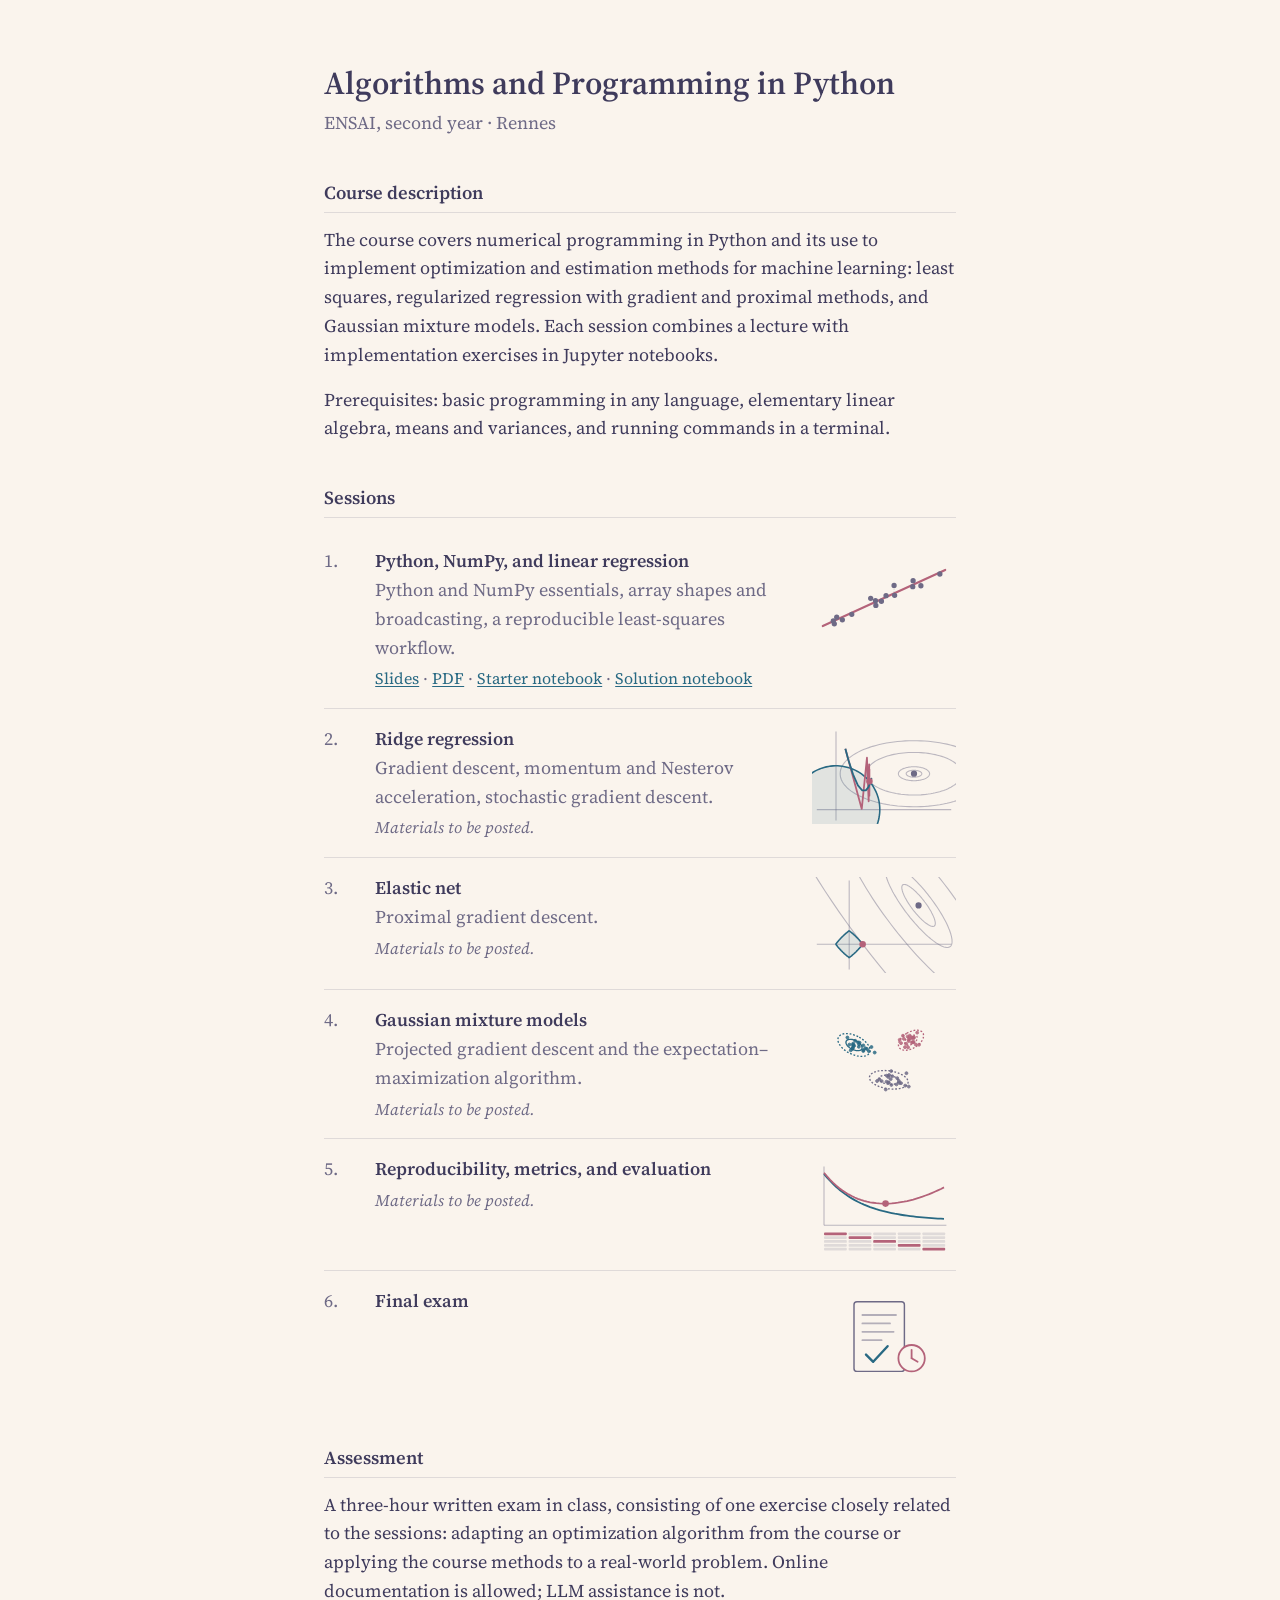
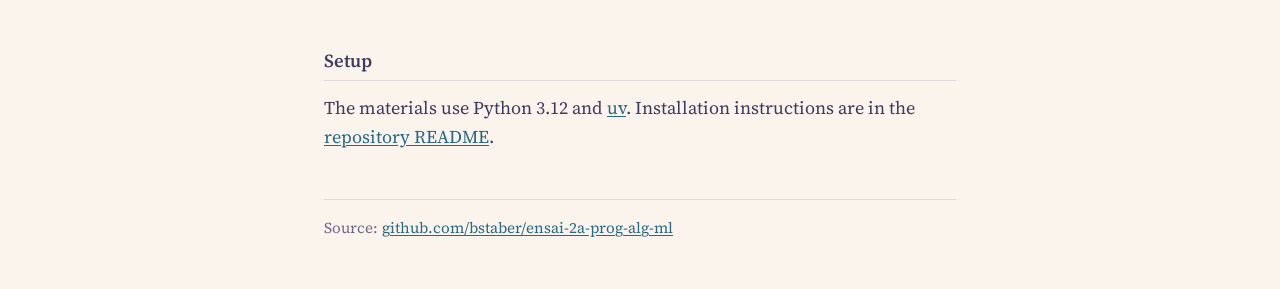
<file: index.html>
<!doctype html>
<html lang="en">
<head>
<meta charset="utf-8">
<meta name="viewport" content="width=device-width, initial-scale=1">
<title>Algorithms and Programming in Python · ENSAI</title>
<meta name="description" content="Course page for Algorithms and Programming in Python, second year at ENSAI: sessions, materials, and assessment.">
<link rel="preconnect" href="https://fonts.googleapis.com">
<link rel="preconnect" href="https://fonts.gstatic.com" crossorigin>
<link href="https://fonts.googleapis.com/css2?family=Source+Serif+4:ital,opsz,wght@0,8..60,400;0,8..60,600;1,8..60,400&display=swap" rel="stylesheet">
<style>
:root {
  --bg: #faf4ed; --text: #3f3b5c; --muted: #6e6a86; --rule: #dfdad9; --link: #286983; --accent: #b4637a;
  color-scheme: light;
}
@media (prefers-color-scheme: dark) {
  :root { --bg: #191724; --text: #e0def4; --muted: #908caa; --rule: #403d52; --link: #9ccfd8; --accent: #ebbcba; color-scheme: dark; }
}
* { box-sizing: border-box; }
body {
  margin: 0; background: var(--bg); color: var(--text);
  font: 400 1.125rem/1.6 "Source Serif 4", Georgia, serif;
}
main { max-width: 42rem; margin: 0 auto; padding: 4rem 1.25rem 3rem; }
h1 { font-size: 2rem; font-weight: 600; line-height: 1.2; margin: 0 0 0.4rem; }
.affiliation { color: var(--muted); margin: 0 0 2.5rem; }
h2 {
  font-size: 1.15rem; font-weight: 600; margin: 2.5rem 0 0.8rem;
  padding-bottom: 0.3rem; border-bottom: 1px solid var(--rule);
}
p { margin: 0 0 1rem; }
a { color: var(--link); text-underline-offset: 2px; }
a:focus-visible { outline: 2px solid var(--link); outline-offset: 2px; }
ul { margin: 0 0 1rem; padding-left: 1.3rem; }
li { margin: 0.2rem 0; }

.sessions { list-style: none; padding: 0; margin: 0; }
.sessions > li { display: grid; grid-template-columns: 2.2rem 1fr 9rem; column-gap: 1rem; align-items: start; padding: 1rem 0; border-bottom: 1px solid var(--rule); margin: 0; }
.fig { width: 100%; height: auto; display: block; overflow: hidden; margin-top: 0.2rem; }
.fig .axis, .fig .ink-faint { stroke: var(--muted); stroke-opacity: 0.45; stroke-width: 1.8; fill: none; }
.fig .ink-ball { fill: color-mix(in srgb, var(--link) 12%, transparent); stroke: var(--link); stroke-width: 2.6; }
.fig .ink-accent, .fig .path-a { stroke: var(--accent); stroke-width: 3; fill: none; stroke-linejoin: round; }
.fig .path-b { stroke: var(--link); stroke-width: 3; fill: none; stroke-linejoin: round; }
.fig .thick { stroke-width: 3.6; stroke-linecap: round; }
.fig .dot { fill: var(--muted); stroke: var(--muted); stroke-width: 2.4; }
.fig .star { fill: var(--accent); stroke: var(--accent); stroke-width: 3; }
.fig .c-a { fill: var(--link); stroke: var(--link); }
.fig .c-b { fill: var(--accent); stroke: var(--accent); }
.fig .c-c { fill: var(--muted); stroke: var(--muted); }
.fig .fill { stroke-width: 1.6; opacity: 0.85; }
.fig .ring { fill: none; stroke-width: 2.2; }
.fig .ring + .ring { stroke-dasharray: 3 3; }
.fig .fold { fill: var(--rule); }
.fig .fold-val { fill: var(--accent); }
.fig .paper { fill: none; stroke: var(--muted); stroke-width: 2.4; }
.fig .rule { stroke: var(--muted); stroke-opacity: 0.5; stroke-width: 3; stroke-linecap: round; fill: none; }
.fig .check { fill: none; stroke: var(--link); stroke-width: 4; stroke-linecap: round; stroke-linejoin: round; }
.fig .clock { fill: var(--bg); stroke: var(--accent); stroke-width: 3; }
.fig .hand { stroke: var(--accent); stroke-width: 3; stroke-linecap: round; }
@media (max-width: 34rem) { .sessions > li { grid-template-columns: 1.8rem 1fr 6.5rem; column-gap: 0.7rem; } }
.sessions > li:last-child { border-bottom: 0; }
.num { color: var(--muted); font-variant-numeric: tabular-nums; }
.title { font-weight: 600; }
.topics { color: var(--muted); }
.materials { font-size: 1rem; margin-top: 0.25rem; color: var(--muted); }
.pending { font-size: 1rem; font-style: italic; color: var(--muted); margin-top: 0.25rem; }

footer { overflow-wrap: anywhere; margin-top: 3rem; padding-top: 1rem; border-top: 1px solid var(--rule); color: var(--muted); font-size: 0.95rem; }
</style>
</head>
<body>
<main>
  <h1>Algorithms and Programming in Python</h1>
  <p class="affiliation">ENSAI, second year · Rennes</p>

  <h2>Course description</h2>
  <p>The course covers numerical programming in Python and its use to implement optimization and estimation methods for machine learning: least squares, regularized regression with gradient and proximal methods, and Gaussian mixture models. Each session combines a lecture with implementation exercises in Jupyter notebooks.</p>
  <p>Prerequisites: basic programming in any language, elementary linear algebra, means and variances, and running commands in a terminal.</p>

  <h2>Sessions</h2>
  <ol class="sessions">
    <li>
      <span class="num">1.</span>
      <div>
        <div class="title">Python, NumPy, and linear regression</div>
        <div class="topics">Python and NumPy essentials, array shapes and broadcasting, a reproducible least-squares workflow.</div>
        <div class="materials">
          <a href="docs/session01.html">Slides</a> · <a href="docs/session01.pdf">PDF</a> · <a href="https://github.com/bstaber/ensai-2a-prog-alg-ml/blob/main/notebooks/session01_starter.ipynb">Starter notebook</a> · <a href="https://github.com/bstaber/ensai-2a-prog-alg-ml/blob/main/notebooks/session01_solution.ipynb">Solution notebook</a>
        </div>
      </div>
      <svg class="fig" viewBox="0 0 240 160" role="img" aria-label="Least-squares line through noisy data, with residuals">
<line class="ink-faint" x1="35.5" y1="118.3" x2="35.5" y2="118.8" stroke-dasharray="2 3"/>
<line class="ink-faint" x1="41.2" y1="111.9" x2="41.2" y2="116.1" stroke-dasharray="2 3"/>
<line class="ink-faint" x1="66.3" y1="107.2" x2="66.3" y2="104.6" stroke-dasharray="2 3"/>
<line class="ink-faint" x1="105.8" y1="84.4" x2="105.8" y2="86.5" stroke-dasharray="2 3"/>
<line class="ink-faint" x1="115.7" y1="85.4" x2="115.7" y2="82.0" stroke-dasharray="2 3"/>
<line class="ink-faint" x1="136.8" y1="59.0" x2="136.8" y2="72.4" stroke-dasharray="2 3"/>
<line class="ink-faint" x1="167.9" y1="61.1" x2="167.9" y2="58.1" stroke-dasharray="2 3"/>
<line class="ink-faint" x1="181.5" y1="59.6" x2="181.5" y2="51.9" stroke-dasharray="2 3"/>
<line class="ink-accent thick" x1="18.0" y1="126.8" x2="222.0" y2="33.3"/>
<circle class="dot" cx="35.5" cy="118.3" r="3.2"/>
<circle class="dot" cx="37.2" cy="123.1" r="3.2"/>
<circle class="dot" cx="41.2" cy="111.9" r="3.2"/>
<circle class="dot" cx="50.6" cy="116.4" r="3.2"/>
<circle class="dot" cx="66.3" cy="107.2" r="3.2"/>
<circle class="dot" cx="97.8" cy="80.5" r="3.2"/>
<circle class="dot" cx="105.8" cy="84.4" r="3.2"/>
<circle class="dot" cx="106.4" cy="92.3" r="3.2"/>
<circle class="dot" cx="115.7" cy="85.4" r="3.2"/>
<circle class="dot" cx="123.4" cy="76.1" r="3.2"/>
<circle class="dot" cx="136.8" cy="59.0" r="3.2"/>
<circle class="dot" cx="137.7" cy="75.6" r="3.2"/>
<circle class="dot" cx="167.9" cy="61.1" r="3.2"/>
<circle class="dot" cx="168.5" cy="51.1" r="3.2"/>
<circle class="dot" cx="181.5" cy="59.6" r="3.2"/>
<circle class="dot" cx="213.1" cy="40.0" r="3.2"/>
      </svg>
    </li>
    <li>
      <span class="num">2.</span>
      <div>
        <div class="title">Ridge regression</div>
        <div class="topics">Gradient descent, momentum and Nesterov acceleration, stochastic gradient descent.</div>
        <div class="pending">Materials to be posted.</div>
      </div>
      <svg class="fig" viewBox="0 0 240 160" role="img" aria-label="Elongated loss contours and the L2 ball; gradient descent zigzags while momentum takes a smoother path to the ridge solution">
<line class="axis" x1="8" y1="136" x2="232" y2="136"/><line class="axis" x1="40" y1="6" x2="40" y2="154"/>
<path class="ink-faint" d="M183.0,76.2 L183.0,75.9 L182.9,75.6 L182.8,75.3 L182.7,75.0 L182.5,74.7 L182.4,74.4 L182.1,74.1 L181.9,73.8 L181.6,73.5 L181.2,73.3 L180.9,73.0 L180.5,72.8 L180.1,72.5 L179.6,72.3 L179.1,72.1 L178.6,71.9 L178.1,71.7 L177.6,71.5 L177.0,71.3 L176.4,71.1 L175.8,71.0 L175.2,70.9 L174.5,70.8 L173.9,70.7 L173.2,70.6 L172.6,70.5 L171.9,70.4 L171.2,70.4 L170.5,70.4 L169.8,70.4 L169.1,70.4 L168.5,70.4 L167.8,70.5 L167.1,70.5 L166.4,70.6 L165.8,70.7 L165.1,70.8 L164.5,70.9 L163.9,71.1 L163.3,71.2 L162.7,71.4 L162.2,71.6 L161.6,71.8 L161.1,72.0 L160.6,72.2 L160.2,72.4 L159.7,72.6 L159.3,72.9 L158.9,73.1 L158.6,73.4 L158.3,73.7 L158.0,74.0 L157.8,74.2 L157.5,74.5 L157.4,74.8 L157.2,75.1 L157.1,75.4 L157.0,75.7 L157.0,76.0 L157.0,76.4 L157.0,76.7 L157.1,77.0 L157.2,77.3 L157.4,77.6 L157.5,77.9 L157.8,78.2 L158.0,78.4 L158.3,78.7 L158.6,79.0 L158.9,79.3 L159.3,79.5 L159.7,79.8 L160.2,80.0 L160.6,80.2 L161.1,80.4 L161.6,80.6 L162.2,80.8 L162.7,81.0 L163.3,81.2 L163.9,81.3 L164.5,81.5 L165.1,81.6 L165.8,81.7 L166.4,81.8 L167.1,81.9 L167.8,81.9 L168.5,82.0 L169.1,82.0 L169.8,82.0 L170.5,82.0 L171.2,82.0 L171.9,82.0 L172.6,81.9 L173.2,81.8 L173.9,81.7 L174.5,81.6 L175.2,81.5 L175.8,81.4 L176.4,81.3 L177.0,81.1 L177.6,80.9 L178.1,80.7 L178.6,80.5 L179.1,80.3 L179.6,80.1 L180.1,79.9 L180.5,79.6 L180.9,79.4 L181.2,79.1 L181.6,78.9 L181.9,78.6 L182.1,78.3 L182.4,78.0 L182.5,77.7 L182.7,77.4 L182.8,77.1 L182.9,76.8 L183.0,76.5 L183.0,76.2 Z"/>
<path class="ink-faint" d="M196.0,76.2 L196.0,75.6 L195.9,75.0 L195.7,74.4 L195.4,73.8 L195.1,73.2 L194.7,72.6 L194.2,72.0 L193.7,71.4 L193.1,70.9 L192.5,70.3 L191.7,69.8 L191.0,69.3 L190.1,68.8 L189.2,68.4 L188.3,67.9 L187.3,67.5 L186.2,67.1 L185.1,66.7 L184.0,66.4 L182.8,66.1 L181.6,65.8 L180.3,65.5 L179.1,65.3 L177.8,65.1 L176.5,64.9 L175.1,64.8 L173.8,64.7 L172.4,64.6 L171.0,64.6 L169.7,64.6 L168.3,64.6 L166.9,64.7 L165.6,64.7 L164.2,64.9 L162.9,65.0 L161.6,65.2 L160.3,65.4 L159.0,65.7 L157.8,65.9 L156.6,66.2 L155.4,66.6 L154.3,66.9 L153.3,67.3 L152.2,67.7 L151.3,68.1 L150.3,68.6 L149.5,69.1 L148.6,69.6 L147.9,70.1 L147.2,70.6 L146.6,71.2 L146.0,71.7 L145.5,72.3 L145.1,72.9 L144.7,73.5 L144.4,74.1 L144.2,74.7 L144.1,75.3 L144.0,75.9 L144.0,76.5 L144.1,77.1 L144.2,77.7 L144.4,78.3 L144.7,78.9 L145.1,79.5 L145.5,80.1 L146.0,80.7 L146.6,81.2 L147.2,81.8 L147.9,82.3 L148.6,82.8 L149.5,83.3 L150.3,83.8 L151.3,84.3 L152.2,84.7 L153.3,85.1 L154.3,85.5 L155.4,85.8 L156.6,86.2 L157.8,86.5 L159.0,86.7 L160.3,87.0 L161.6,87.2 L162.9,87.4 L164.2,87.5 L165.6,87.7 L166.9,87.7 L168.3,87.8 L169.7,87.8 L171.0,87.8 L172.4,87.8 L173.8,87.7 L175.1,87.6 L176.5,87.5 L177.8,87.3 L179.1,87.1 L180.3,86.9 L181.6,86.6 L182.8,86.3 L184.0,86.0 L185.1,85.7 L186.2,85.3 L187.3,84.9 L188.3,84.5 L189.2,84.0 L190.1,83.6 L191.0,83.1 L191.7,82.6 L192.5,82.1 L193.1,81.5 L193.7,81.0 L194.2,80.4 L194.7,79.8 L195.1,79.2 L195.4,78.6 L195.7,78.0 L195.9,77.4 L196.0,76.8 L196.0,76.2 Z"/>
<path class="ink-faint" d="M249.4,76.2 L249.3,74.3 L249.0,72.5 L248.4,70.6 L247.7,68.8 L246.7,66.9 L245.5,65.1 L244.1,63.4 L242.5,61.6 L240.6,59.9 L238.6,58.3 L236.4,56.7 L234.0,55.2 L231.5,53.7 L228.7,52.3 L225.8,50.9 L222.7,49.6 L219.5,48.4 L216.2,47.3 L212.7,46.2 L209.1,45.3 L205.4,44.4 L201.6,43.6 L197.7,42.9 L193.7,42.3 L189.7,41.8 L185.6,41.4 L181.5,41.0 L177.3,40.8 L173.1,40.7 L169.0,40.7 L164.8,40.8 L160.6,40.9 L156.4,41.2 L152.3,41.6 L148.3,42.0 L144.3,42.6 L140.3,43.2 L136.5,44.0 L132.7,44.8 L129.1,45.8 L125.5,46.8 L122.1,47.8 L118.8,49.0 L115.7,50.3 L112.7,51.6 L109.9,53.0 L107.2,54.4 L104.8,55.9 L102.5,57.5 L100.3,59.1 L98.4,60.8 L96.7,62.5 L95.2,64.2 L93.9,66.0 L92.8,67.8 L91.9,69.7 L91.3,71.5 L90.8,73.4 L90.6,75.3 L90.6,77.1 L90.8,79.0 L91.3,80.9 L91.9,82.7 L92.8,84.6 L93.9,86.4 L95.2,88.2 L96.7,89.9 L98.4,91.6 L100.3,93.3 L102.5,94.9 L104.8,96.5 L107.2,98.0 L109.9,99.4 L112.7,100.8 L115.7,102.1 L118.8,103.4 L122.1,104.6 L125.5,105.6 L129.1,106.6 L132.7,107.6 L136.5,108.4 L140.3,109.2 L144.3,109.8 L148.3,110.4 L152.3,110.8 L156.4,111.2 L160.6,111.5 L164.8,111.6 L169.0,111.7 L173.1,111.7 L177.3,111.6 L181.5,111.4 L185.6,111.0 L189.7,110.6 L193.7,110.1 L197.7,109.5 L201.6,108.8 L205.4,108.0 L209.1,107.1 L212.7,106.2 L216.2,105.1 L219.5,104.0 L222.7,102.8 L225.8,101.5 L228.7,100.1 L231.5,98.7 L234.0,97.2 L236.4,95.7 L238.6,94.1 L240.6,92.5 L242.5,90.8 L244.1,89.0 L245.5,87.3 L246.7,85.5 L247.7,83.6 L248.4,81.8 L249.0,79.9 L249.3,78.1 L249.4,76.2 Z"/>
<path class="ink-faint" d="M293.1,76.2 L292.9,73.3 L292.4,70.4 L291.5,67.5 L290.3,64.7 L288.8,61.8 L286.9,59.1 L284.8,56.3 L282.3,53.6 L279.4,51.0 L276.3,48.5 L272.9,46.0 L269.2,43.6 L265.2,41.3 L260.9,39.1 L256.4,37.0 L251.7,35.0 L246.7,33.2 L241.5,31.4 L236.2,29.8 L230.6,28.3 L224.9,26.9 L219.0,25.7 L212.9,24.6 L206.8,23.7 L200.5,22.9 L194.2,22.2 L187.8,21.7 L181.4,21.4 L174.9,21.2 L168.4,21.2 L161.9,21.3 L155.4,21.5 L149.0,22.0 L142.6,22.5 L136.3,23.3 L130.1,24.1 L124.0,25.1 L118.1,26.3 L112.3,27.6 L106.6,29.0 L101.1,30.6 L95.8,32.3 L90.8,34.1 L85.9,36.0 L81.3,38.1 L76.9,40.2 L72.8,42.5 L68.9,44.8 L65.4,47.2 L62.1,49.7 L59.1,52.3 L56.5,55.0 L54.1,57.7 L52.1,60.4 L50.4,63.2 L49.0,66.1 L48.0,69.0 L47.3,71.8 L47.0,74.7 L47.0,77.7 L47.3,80.6 L48.0,83.4 L49.0,86.3 L50.4,89.2 L52.1,92.0 L54.1,94.7 L56.5,97.4 L59.1,100.1 L62.1,102.7 L65.4,105.2 L68.9,107.6 L72.8,109.9 L76.9,112.2 L81.3,114.3 L85.9,116.4 L90.8,118.3 L95.8,120.1 L101.1,121.8 L106.6,123.4 L112.3,124.8 L118.1,126.1 L124.0,127.3 L130.1,128.3 L136.3,129.1 L142.6,129.9 L149.0,130.4 L155.4,130.9 L161.9,131.1 L168.4,131.2 L174.9,131.2 L181.4,131.0 L187.8,130.7 L194.2,130.2 L200.5,129.5 L206.8,128.7 L212.9,127.8 L219.0,126.7 L224.9,125.5 L230.6,124.1 L236.2,122.6 L241.5,121.0 L246.7,119.2 L251.7,117.4 L256.4,115.4 L260.9,113.3 L265.2,111.1 L269.2,108.8 L272.9,106.4 L276.3,103.9 L279.4,101.4 L282.3,98.8 L284.8,96.1 L286.9,93.3 L288.8,90.6 L290.3,87.7 L291.5,84.9 L292.4,82.0 L292.9,79.1 L293.1,76.2 Z"/>
<path class="ink-ball" d="M113.0,136.0 L112.9,132.1 L112.6,128.3 L112.1,124.5 L111.4,120.7 L110.5,116.9 L109.4,113.3 L108.1,109.6 L106.6,106.1 L104.9,102.6 L103.1,99.2 L101.1,95.9 L98.9,92.8 L96.5,89.7 L94.0,86.8 L91.3,84.0 L88.5,81.4 L85.5,78.9 L82.5,76.6 L79.3,74.4 L76.0,72.4 L72.6,70.6 L69.1,69.0 L65.5,67.6 L61.8,66.3 L58.1,65.3 L54.4,64.4 L50.6,63.7 L46.7,63.3 L42.9,63.0 L39.0,63.0 L35.2,63.1 L31.3,63.5 L27.5,64.0 L23.8,64.8 L20.0,65.8 L16.3,66.9 L12.7,68.3 L9.2,69.8 L5.7,71.5 L2.4,73.4 L-0.9,75.5 L-4.0,77.7 L-7.0,80.1 L-9.9,82.7 L-12.6,85.4 L-15.2,88.2 L-17.7,91.2 L-20.0,94.3 L-22.1,97.6 L-24.0,100.9 L-25.8,104.3 L-27.4,107.8 L-28.8,111.4 L-30.0,115.1 L-31.0,118.8 L-31.8,122.6 L-32.4,126.4 L-32.8,130.2 L-33.0,134.1 L-33.0,137.9 L-32.8,141.8 L-32.4,145.6 L-31.8,149.4 L-31.0,153.2 L-30.0,156.9 L-28.8,160.6 L-27.4,164.2 L-25.8,167.7 L-24.0,171.1 L-22.1,174.4 L-20.0,177.7 L-17.7,180.8 L-15.2,183.8 L-12.6,186.6 L-9.9,189.3 L-7.0,191.9 L-4.0,194.3 L-0.9,196.5 L2.4,198.6 L5.7,200.5 L9.2,202.2 L12.7,203.7 L16.3,205.1 L20.0,206.2 L23.8,207.2 L27.5,208.0 L31.3,208.5 L35.2,208.9 L39.0,209.0 L42.9,209.0 L46.7,208.7 L50.6,208.3 L54.4,207.6 L58.1,206.7 L61.8,205.7 L65.5,204.4 L69.1,203.0 L72.6,201.4 L76.0,199.6 L79.3,197.6 L82.5,195.4 L85.5,193.1 L88.5,190.6 L91.3,188.0 L94.0,185.2 L96.5,182.3 L98.9,179.2 L101.1,176.1 L103.1,172.8 L104.9,169.4 L106.6,165.9 L108.1,162.4 L109.4,158.7 L110.5,155.1 L111.4,151.3 L112.1,147.5 L112.6,143.7 L112.9,139.9 L113.0,136.0 Z"/>
<path class="path-a" d="M55.6,34.6 L82.9,134.9 L91.6,49.6 L94.4,122.1 L95.3,60.5 L95.6,112.8 L95.7,68.4 L95.7,106.2 L95.7,74.0 L95.7,101.3 L95.7,78.1 L95.7,97.9 L95.7,81.1 L95.7,95.3 L95.7,83.2 L95.7,93.5 L95.7,84.8 L95.7,92.2 L95.7,85.9 L95.7,91.3 L95.7,86.7 L95.7,90.6 L95.7,87.3 L95.7,90.1 L95.7,87.7 L95.7,89.7 L95.7,88.0 L95.7,89.5 L95.7,88.2 L95.7,89.3 L95.7,88.4"/>
<path class="path-b" d="M55.6,34.6 L60.8,53.6 L68.4,77.3 L76.5,95.5 L83.8,104.1 L89.7,103.9 L94.1,98.5 L96.9,91.8 L98.4,86.8 L99.0,84.5 L98.9,84.6 L98.5,86.1 L97.8,88.0 L97.2,89.4 L96.6,90.0 L96.1,90.0 L95.8,89.5 L95.6,89.0 L95.5,88.6 L95.4,88.4 L95.5,88.5 L95.5,88.6 L95.6,88.7 L95.6,88.8 L95.6,88.9 L95.7,88.9 L95.7,88.8 L95.7,88.8 L95.7,88.8 L95.7,88.8 L95.7,88.8"/>
<circle class="dot" cx="170.0" cy="76.2" r="4"/>
<circle class="star" cx="95.7" cy="88.8" r="4"/>
      </svg>
    </li>
    <li>
      <span class="num">3.</span>
      <div>
        <div class="title">Elastic net</div>
        <div class="topics">Proximal gradient descent.</div>
        <div class="pending">Materials to be posted.</div>
      </div>
      <svg class="fig" viewBox="0 0 240 160" role="img" aria-label="Loss contours touching the elastic-net ball on an axis, giving a sparse solution">
<line class="axis" x1="8" y1="112.0" x2="232" y2="112.0"/><line class="axis" x1="62.0" y1="6" x2="62.0" y2="154"/>
<path class="ink-faint" d="M203.9,81.7 L203.4,82.0 L202.8,82.2 L202.1,82.4 L201.4,82.4 L200.6,82.3 L199.7,82.2 L198.8,81.9 L197.8,81.6 L196.8,81.1 L195.7,80.6 L194.5,80.0 L193.3,79.3 L192.1,78.4 L190.8,77.5 L189.5,76.6 L188.1,75.5 L186.7,74.4 L185.3,73.1 L183.9,71.9 L182.5,70.5 L181.0,69.1 L179.5,67.6 L178.1,66.1 L176.6,64.5 L175.1,62.8 L173.6,61.2 L172.2,59.4 L170.8,57.7 L169.3,55.9 L167.9,54.1 L166.6,52.3 L165.2,50.4 L163.9,48.6 L162.7,46.7 L161.4,44.9 L160.3,43.1 L159.1,41.2 L158.0,39.4 L157.0,37.6 L156.1,35.9 L155.1,34.1 L154.3,32.5 L153.5,30.8 L152.8,29.2 L152.2,27.7 L151.6,26.2 L151.1,24.7 L150.7,23.3 L150.3,22.0 L150.0,20.8 L149.8,19.6 L149.7,18.5 L149.7,17.5 L149.7,16.6 L149.8,15.8 L150.0,15.0 L150.3,14.4 L150.6,13.8 L151.0,13.3 L151.5,13.0 L152.1,12.7 L152.7,12.5 L153.4,12.4 L154.2,12.4 L155.0,12.5 L155.9,12.7 L156.9,13.0 L157.9,13.4 L159.0,13.9 L160.1,14.5 L161.3,15.2 L162.5,15.9 L163.8,16.8 L165.1,17.7 L166.4,18.8 L167.8,19.9 L169.2,21.0 L170.6,22.3 L172.0,23.6 L173.5,25.0 L174.9,26.5 L176.4,28.0 L177.9,29.5 L179.4,31.1 L180.8,32.8 L182.3,34.5 L183.7,36.2 L185.2,38.0 L186.6,39.8 L187.9,41.6 L189.3,43.4 L190.6,45.3 L191.9,47.1 L193.2,49.0 L194.4,50.8 L195.5,52.7 L196.6,54.5 L197.7,56.3 L198.7,58.0 L199.6,59.8 L200.5,61.5 L201.3,63.2 L202.0,64.8 L202.7,66.4 L203.3,67.9 L203.9,69.4 L204.3,70.8 L204.7,72.1 L205.0,73.4 L205.3,74.6 L205.4,75.7 L205.5,76.8 L205.5,77.7 L205.4,78.6 L205.3,79.4 L205.1,80.1 L204.8,80.7 L204.4,81.2 L203.9,81.7 Z"/>
<path class="ink-faint" d="M230.3,115.9 L229.2,116.6 L228.0,117.1 L226.7,117.3 L225.2,117.4 L223.6,117.3 L221.8,117.0 L220.0,116.5 L218.0,115.8 L215.9,114.9 L213.7,113.8 L211.4,112.6 L209.0,111.1 L206.5,109.5 L204.0,107.7 L201.3,105.7 L198.6,103.6 L195.9,101.3 L193.1,98.9 L190.2,96.3 L187.3,93.6 L184.4,90.8 L181.5,87.8 L178.5,84.7 L175.6,81.5 L172.6,78.3 L169.7,74.9 L166.8,71.5 L163.9,68.0 L161.1,64.4 L158.3,60.8 L155.5,57.2 L152.9,53.5 L150.3,49.8 L147.7,46.1 L145.3,42.4 L142.9,38.7 L140.7,35.1 L138.5,31.5 L136.4,27.9 L134.5,24.4 L132.7,20.9 L131.0,17.5 L129.4,14.2 L128.0,11.0 L126.7,7.9 L125.6,4.9 L124.6,2.0 L123.7,-0.7 L123.0,-3.3 L122.5,-5.8 L122.1,-8.1 L121.8,-10.3 L121.7,-12.3 L121.8,-14.2 L122.0,-15.8 L122.4,-17.3 L122.9,-18.7 L123.6,-19.8 L124.5,-20.7 L125.5,-21.5 L126.6,-22.1 L127.9,-22.4 L129.3,-22.6 L130.8,-22.6 L132.5,-22.4 L134.3,-22.0 L136.2,-21.4 L138.2,-20.6 L140.4,-19.6 L142.6,-18.4 L145.0,-17.1 L147.4,-15.5 L149.9,-13.8 L152.5,-11.9 L155.2,-9.9 L157.9,-7.7 L160.7,-5.3 L163.6,-2.8 L166.4,-0.2 L169.3,2.6 L172.3,5.5 L175.2,8.5 L178.2,11.7 L181.1,14.9 L184.0,18.2 L187.0,21.6 L189.9,25.1 L192.7,28.6 L195.5,32.2 L198.3,35.8 L201.0,39.5 L203.6,43.2 L206.2,46.9 L208.7,50.5 L211.1,54.2 L213.4,57.9 L215.6,61.5 L217.7,65.1 L219.7,68.7 L221.6,72.2 L223.4,75.6 L225.0,78.9 L226.5,82.2 L227.8,85.4 L229.1,88.4 L230.1,91.3 L231.1,94.2 L231.8,96.8 L232.5,99.4 L232.9,101.8 L233.3,104.0 L233.4,106.1 L233.4,108.1 L233.3,109.8 L233.0,111.4 L232.5,112.8 L231.9,114.1 L231.2,115.1 L230.3,115.9 Z"/>
<path class="ink-faint" d="M431.5,377.9 L426.4,381.1 L420.6,383.3 L414.2,384.6 L407.0,385.0 L399.3,384.5 L390.9,383.0 L381.9,380.5 L372.4,377.1 L362.3,372.9 L351.7,367.7 L340.6,361.6 L329.1,354.6 L317.1,346.8 L304.7,338.1 L292.0,328.7 L279.0,318.4 L265.7,307.4 L252.1,295.7 L238.4,283.3 L224.4,270.2 L210.4,256.5 L196.2,242.2 L182.0,227.4 L167.8,212.1 L153.6,196.3 L139.5,180.1 L125.5,163.5 L111.6,146.6 L97.9,129.4 L84.4,112.0 L71.2,94.5 L58.3,76.7 L45.7,59.0 L33.5,41.1 L21.7,23.3 L10.4,5.6 L-0.6,-12.0 L-11.0,-29.5 L-20.9,-46.7 L-30.2,-63.7 L-38.9,-80.4 L-47.1,-96.7 L-54.6,-112.6 L-61.5,-128.1 L-67.7,-143.1 L-73.2,-157.5 L-78.1,-171.4 L-82.2,-184.7 L-85.6,-197.3 L-88.2,-209.2 L-90.1,-220.4 L-91.3,-230.9 L-91.7,-240.6 L-91.4,-249.5 L-90.3,-257.6 L-88.5,-264.8 L-85.9,-271.1 L-82.6,-276.6 L-78.6,-281.2 L-73.9,-284.8 L-68.4,-287.5 L-62.3,-289.3 L-55.5,-290.2 L-48.0,-290.1 L-40.0,-289.0 L-31.3,-287.0 L-22.0,-284.1 L-12.2,-280.3 L-1.9,-275.6 L9.0,-269.9 L20.3,-263.4 L32.1,-256.0 L44.2,-247.8 L56.8,-238.7 L69.6,-228.8 L82.8,-218.2 L96.3,-206.8 L109.9,-194.8 L123.8,-182.0 L137.8,-168.6 L151.9,-154.6 L166.1,-140.1 L180.3,-125.0 L194.5,-109.4 L208.7,-93.4 L222.7,-77.0 L236.7,-60.3 L250.5,-43.3 L264.1,-26.0 L277.4,-8.5 L290.5,9.2 L303.2,26.9 L315.6,44.8 L327.6,62.6 L339.2,80.4 L350.4,98.0 L361.0,115.6 L371.2,132.9 L380.8,150.1 L389.8,166.9 L398.3,183.4 L406.1,199.5 L413.3,215.2 L419.9,230.4 L425.8,245.2 L430.9,259.3 L435.4,272.9 L439.2,285.8 L442.2,298.1 L444.5,309.7 L446.0,320.6 L446.8,330.7 L446.9,340.0 L446.2,348.4 L444.7,356.1 L442.5,362.9 L439.6,368.8 L435.9,373.8 L431.5,377.9 Z"/>
<path class="ink-faint" d="M302.5,210.0 L300.0,211.5 L297.1,212.6 L294.0,213.3 L290.5,213.5 L286.6,213.2 L282.5,212.4 L278.1,211.2 L273.4,209.6 L268.4,207.5 L263.2,204.9 L257.8,201.9 L252.1,198.5 L246.2,194.7 L240.1,190.4 L233.9,185.7 L227.5,180.7 L220.9,175.3 L214.3,169.5 L207.5,163.4 L200.6,157.0 L193.7,150.2 L186.8,143.2 L179.8,135.9 L172.8,128.4 L165.8,120.6 L158.9,112.7 L152.0,104.5 L145.1,96.2 L138.4,87.7 L131.8,79.2 L125.3,70.5 L118.9,61.8 L112.7,53.1 L106.7,44.3 L100.9,35.6 L95.3,26.8 L90.0,18.2 L84.9,9.6 L80.0,1.1 L75.4,-7.3 L71.1,-15.5 L67.1,-23.5 L63.4,-31.3 L60.0,-38.9 L56.9,-46.3 L54.2,-53.4 L51.9,-60.2 L49.8,-66.7 L48.2,-72.9 L46.9,-78.8 L45.9,-84.3 L45.3,-89.5 L45.1,-94.3 L45.3,-98.6 L45.8,-102.6 L46.7,-106.2 L48.0,-109.3 L49.6,-112.0 L51.6,-114.2 L53.9,-116.0 L56.6,-117.3 L59.6,-118.2 L63.0,-118.6 L66.6,-118.6 L70.6,-118.1 L74.9,-117.1 L79.4,-115.7 L84.2,-113.8 L89.3,-111.5 L94.7,-108.7 L100.2,-105.5 L106.0,-101.8 L112.0,-97.8 L118.2,-93.3 L124.5,-88.5 L131.0,-83.2 L137.6,-77.6 L144.3,-71.7 L151.1,-65.4 L158.0,-58.8 L165.0,-52.0 L171.9,-44.8 L178.9,-37.4 L185.9,-29.7 L192.9,-21.9 L199.8,-13.8 L206.7,-5.6 L213.4,2.8 L220.1,11.3 L226.7,19.9 L233.1,28.6 L239.4,37.3 L245.5,46.1 L251.4,54.9 L257.1,63.6 L262.6,72.3 L267.8,80.9 L272.8,89.5 L277.5,97.9 L282.0,106.2 L286.1,114.3 L290.0,122.2 L293.5,129.9 L296.8,137.4 L299.7,144.7 L302.2,151.6 L304.4,158.3 L306.2,164.7 L307.7,170.7 L308.9,176.4 L309.6,181.8 L310.0,186.7 L310.0,191.3 L309.7,195.5 L309.0,199.2 L307.9,202.6 L306.5,205.5 L304.6,207.9 L302.5,210.0 Z"/>
<path class="ink-ball" d="M84.4,112.0 L83.5,110.9 L82.7,109.8 L81.9,108.8 L81.2,107.9 L80.4,107.0 L79.7,106.2 L79.0,105.4 L78.4,104.6 L77.7,103.9 L77.1,103.2 L76.4,102.5 L75.8,101.9 L75.2,101.2 L74.5,100.6 L73.9,99.9 L73.3,99.3 L72.6,98.7 L72.0,98.0 L71.3,97.4 L70.6,96.8 L69.9,96.1 L69.2,95.5 L68.4,94.8 L67.6,94.1 L66.8,93.4 L65.9,92.6 L64.9,91.9 L63.9,91.1 L62.9,90.2 L61.7,89.8 L60.6,90.7 L59.6,91.5 L58.6,92.3 L57.7,93.0 L56.8,93.7 L56.0,94.4 L55.2,95.1 L54.5,95.8 L53.7,96.4 L53.0,97.1 L52.4,97.7 L51.7,98.4 L51.0,99.0 L50.4,99.6 L49.8,100.2 L49.1,100.9 L48.5,101.5 L47.9,102.2 L47.2,102.9 L46.6,103.6 L46.0,104.3 L45.3,105.0 L44.6,105.8 L43.9,106.6 L43.2,107.4 L42.5,108.3 L41.7,109.3 L40.9,110.3 L40.0,111.4 L40.0,112.6 L40.9,113.7 L41.7,114.7 L42.5,115.7 L43.2,116.6 L43.9,117.4 L44.6,118.2 L45.3,119.0 L46.0,119.7 L46.6,120.4 L47.2,121.1 L47.9,121.8 L48.5,122.5 L49.1,123.1 L49.8,123.8 L50.4,124.4 L51.0,125.0 L51.7,125.6 L52.4,126.3 L53.0,126.9 L53.7,127.6 L54.5,128.2 L55.2,128.9 L56.0,129.6 L56.8,130.3 L57.7,131.0 L58.6,131.7 L59.6,132.5 L60.6,133.3 L61.7,134.2 L62.9,133.8 L63.9,132.9 L64.9,132.1 L65.9,131.4 L66.8,130.6 L67.6,129.9 L68.4,129.2 L69.2,128.5 L69.9,127.9 L70.6,127.2 L71.3,126.6 L72.0,126.0 L72.6,125.3 L73.3,124.7 L73.9,124.1 L74.5,123.4 L75.2,122.8 L75.8,122.1 L76.4,121.5 L77.1,120.8 L77.7,120.1 L78.4,119.4 L79.0,118.6 L79.7,117.8 L80.4,117.0 L81.2,116.1 L81.9,115.2 L82.7,114.2 L83.5,113.1 L84.4,112.0 Z"/>
<circle class="dot" cx="177.6" cy="47.4" r="4"/>
<circle class="star" cx="84.4" cy="112.0" r="4"/>
      </svg>
    </li>
    <li>
      <span class="num">4.</span>
      <div>
        <div class="title">Gaussian mixture models</div>
        <div class="topics">Projected gradient descent and the expectation–maximization algorithm.</div>
        <div class="pending">Materials to be posted.</div>
      </div>
      <svg class="fig" viewBox="0 0 240 160" role="img" aria-label="Three clusters with one- and two-standard-deviation ellipses of a Gaussian mixture">
<circle class="c-a fill" cx="68.9" cy="62.1" r="2.4"/>
<circle class="c-a fill" cx="76.6" cy="55.6" r="2.4"/>
<circle class="c-a fill" cx="79.3" cy="56.1" r="2.4"/>
<circle class="c-a fill" cx="64.6" cy="68.9" r="2.4"/>
<circle class="c-a fill" cx="78.5" cy="58.9" r="2.4"/>
<circle class="c-a fill" cx="62.4" cy="59.3" r="2.4"/>
<circle class="c-a fill" cx="71.9" cy="52.9" r="2.4"/>
<circle class="c-a fill" cx="68.0" cy="65.0" r="2.4"/>
<circle class="c-a fill" cx="89.0" cy="65.5" r="2.4"/>
<circle class="c-a fill" cx="99.1" cy="63.4" r="2.4"/>
<circle class="c-a fill" cx="94.7" cy="70.3" r="2.4"/>
<circle class="c-a fill" cx="85.5" cy="70.1" r="2.4"/>
<circle class="c-a fill" cx="68.6" cy="57.7" r="2.4"/>
<circle class="c-a fill" cx="104.5" cy="72.6" r="2.4"/>
<circle class="c-a fill" cx="70.2" cy="61.1" r="2.4"/>
<circle class="c-a fill" cx="91.5" cy="66.6" r="2.4"/>
<circle class="c-a fill" cx="85.5" cy="60.7" r="2.4"/>
<circle class="c-a fill" cx="59.0" cy="47.5" r="2.4"/>
<circle class="c-a fill" cx="67.4" cy="66.3" r="2.4"/>
<circle class="c-a fill" cx="78.0" cy="63.0" r="2.4"/>
<circle class="c-a fill" cx="68.3" cy="59.7" r="2.4"/>
<circle class="c-a fill" cx="85.6" cy="68.5" r="2.4"/>
<circle class="c-b fill" cx="146.1" cy="51.4" r="2.4"/>
<circle class="c-b fill" cx="156.9" cy="57.9" r="2.4"/>
<circle class="c-b fill" cx="178.4" cy="59.5" r="2.4"/>
<circle class="c-b fill" cx="153.2" cy="49.8" r="2.4"/>
<circle class="c-b fill" cx="166.3" cy="55.8" r="2.4"/>
<circle class="c-b fill" cx="169.3" cy="54.8" r="2.4"/>
<circle class="c-b fill" cx="168.0" cy="55.4" r="2.4"/>
<circle class="c-b fill" cx="148.4" cy="56.9" r="2.4"/>
<circle class="c-b fill" cx="161.4" cy="50.6" r="2.4"/>
<circle class="c-b fill" cx="159.5" cy="46.0" r="2.4"/>
<circle class="c-b fill" cx="170.0" cy="47.3" r="2.4"/>
<circle class="c-b fill" cx="160.2" cy="64.0" r="2.4"/>
<circle class="c-b fill" cx="175.3" cy="39.4" r="2.4"/>
<circle class="c-b fill" cx="151.6" cy="44.5" r="2.4"/>
<circle class="c-b fill" cx="169.2" cy="48.6" r="2.4"/>
<circle class="c-b fill" cx="155.0" cy="63.6" r="2.4"/>
<circle class="c-b fill" cx="166.9" cy="47.9" r="2.4"/>
<circle class="c-b fill" cx="172.9" cy="59.2" r="2.4"/>
<circle class="c-b fill" cx="168.2" cy="47.6" r="2.4"/>
<circle class="c-b fill" cx="161.1" cy="53.5" r="2.4"/>
<circle class="c-b fill" cx="163.0" cy="44.4" r="2.4"/>
<circle class="c-b fill" cx="163.5" cy="49.4" r="2.4"/>
<circle class="c-c fill" cx="108.5" cy="120.1" r="2.4"/>
<circle class="c-c fill" cx="127.7" cy="123.0" r="2.4"/>
<circle class="c-c fill" cx="132.3" cy="126.6" r="2.4"/>
<circle class="c-c fill" cx="127.5" cy="122.3" r="2.4"/>
<circle class="c-c fill" cx="148.4" cy="123.6" r="2.4"/>
<circle class="c-c fill" cx="157.4" cy="107.0" r="2.4"/>
<circle class="c-c fill" cx="133.9" cy="112.1" r="2.4"/>
<circle class="c-c fill" cx="122.9" cy="134.2" r="2.4"/>
<circle class="c-c fill" cx="142.1" cy="115.4" r="2.4"/>
<circle class="c-c fill" cx="124.2" cy="121.2" r="2.4"/>
<circle class="c-c fill" cx="131.1" cy="116.9" r="2.4"/>
<circle class="c-c fill" cx="116.1" cy="120.2" r="2.4"/>
<circle class="c-c fill" cx="144.7" cy="119.9" r="2.4"/>
<circle class="c-c fill" cx="128.6" cy="110.1" r="2.4"/>
<circle class="c-c fill" cx="124.7" cy="111.1" r="2.4"/>
<circle class="c-c fill" cx="112.2" cy="117.1" r="2.4"/>
<circle class="c-c fill" cx="127.2" cy="113.4" r="2.4"/>
<circle class="c-c fill" cx="132.1" cy="103.5" r="2.4"/>
<circle class="c-c fill" cx="145.8" cy="123.3" r="2.4"/>
<circle class="c-c fill" cx="161.3" cy="129.3" r="2.4"/>
<circle class="c-c fill" cx="155.3" cy="127.7" r="2.4"/>
<circle class="c-c fill" cx="140.8" cy="125.7" r="2.4"/>
<path class="c-a ring" d="M73.5,53.1 L72.2,52.5 L70.8,51.9 L69.5,51.5 L68.2,51.1 L66.8,50.8 L65.6,50.6 L64.3,50.5 L63.1,50.5 L62.0,50.6 L61.0,50.8 L60.0,51.1 L59.2,51.4 L58.5,51.9 L57.8,52.4 L57.3,53.0 L57.0,53.7 L56.7,54.4 L56.6,55.2 L56.6,56.1 L56.8,56.9 L57.0,57.9 L57.5,58.8 L58.0,59.7 L58.6,60.7 L59.4,61.6 L60.3,62.5 L61.3,63.4 L62.3,64.3 L63.4,65.1 L64.6,65.9 L65.9,66.6 L67.2,67.2 L68.5,67.8 L69.8,68.3 L71.2,68.7 L72.5,69.1 L73.8,69.3 L75.1,69.4 L76.3,69.5 L77.4,69.4 L78.5,69.3 L79.5,69.1 L80.4,68.8 L81.2,68.3 L81.9,67.9 L82.4,67.3 L82.9,66.7 L83.2,65.9 L83.4,65.2 L83.4,64.4 L83.3,63.5 L83.1,62.6 L82.8,61.7 L82.3,60.7 L81.7,59.8 L81.0,58.9 L80.2,57.9 L79.2,57.0 L78.2,56.1 L77.1,55.3 L76.0,54.5 L74.7,53.8 L73.5,53.1 Z"/>
<path class="c-a ring" d="M76.9,46.1 L74.3,44.9 L71.7,43.9 L69.0,42.9 L66.3,42.2 L63.7,41.6 L61.1,41.2 L58.6,41.1 L56.3,41.0 L54.1,41.2 L52.0,41.6 L50.1,42.1 L48.4,42.9 L46.9,43.8 L45.7,44.8 L44.7,46.0 L43.9,47.4 L43.4,48.9 L43.2,50.4 L43.2,52.1 L43.5,53.9 L44.1,55.7 L44.9,57.6 L46.0,59.5 L47.3,61.3 L48.8,63.2 L50.6,65.1 L52.5,66.9 L54.6,68.6 L56.9,70.2 L59.3,71.8 L61.8,73.2 L64.4,74.5 L67.0,75.6 L69.7,76.6 L72.4,77.5 L75.0,78.1 L77.6,78.6 L80.1,78.9 L82.6,79.0 L84.9,78.9 L87.0,78.6 L89.0,78.2 L90.8,77.5 L92.4,76.7 L93.7,75.7 L94.9,74.6 L95.7,73.3 L96.4,71.9 L96.7,70.4 L96.8,68.7 L96.7,67.0 L96.2,65.2 L95.5,63.4 L94.6,61.5 L93.4,59.6 L92.0,57.7 L90.3,55.9 L88.5,54.0 L86.5,52.3 L84.3,50.6 L81.9,49.0 L79.5,47.5 L76.9,46.1 Z"/>
<path class="c-b ring" d="M161.5,46.3 L160.5,46.9 L159.6,47.6 L158.7,48.3 L157.9,49.1 L157.2,49.9 L156.5,50.7 L155.9,51.5 L155.5,52.4 L155.1,53.2 L154.8,54.0 L154.6,54.8 L154.5,55.6 L154.5,56.3 L154.7,57.0 L154.9,57.7 L155.2,58.2 L155.6,58.8 L156.2,59.2 L156.8,59.6 L157.5,59.9 L158.2,60.1 L159.0,60.3 L159.9,60.4 L160.9,60.3 L161.9,60.2 L162.9,60.1 L163.9,59.8 L164.9,59.5 L166.0,59.1 L167.0,58.6 L168.0,58.0 L169.0,57.4 L170.0,56.8 L170.9,56.0 L171.7,55.3 L172.5,54.5 L173.2,53.7 L173.8,52.9 L174.3,52.0 L174.7,51.2 L175.1,50.4 L175.3,49.6 L175.5,48.8 L175.5,48.0 L175.4,47.3 L175.2,46.7 L175.0,46.0 L174.6,45.5 L174.1,45.0 L173.5,44.6 L172.9,44.2 L172.2,44.0 L171.4,43.8 L170.5,43.7 L169.6,43.6 L168.6,43.7 L167.6,43.8 L166.6,44.1 L165.6,44.4 L164.5,44.7 L163.5,45.2 L162.5,45.7 L161.5,46.3 Z"/>
<path class="c-b ring" d="M157.9,40.6 L156.0,41.8 L154.2,43.2 L152.4,44.7 L150.8,46.2 L149.3,47.8 L148.0,49.4 L146.9,51.1 L145.9,52.7 L145.1,54.4 L144.6,56.0 L144.2,57.6 L144.0,59.2 L144.1,60.6 L144.3,62.0 L144.8,63.3 L145.4,64.5 L146.3,65.5 L147.3,66.4 L148.5,67.2 L149.9,67.8 L151.4,68.3 L153.1,68.6 L154.9,68.7 L156.8,68.7 L158.7,68.5 L160.7,68.1 L162.8,67.6 L164.9,66.9 L167.0,66.1 L169.1,65.1 L171.1,64.0 L173.1,62.8 L174.9,61.5 L176.7,60.1 L178.4,58.6 L179.9,57.0 L181.3,55.4 L182.6,53.8 L183.6,52.1 L184.5,50.4 L185.2,48.8 L185.6,47.2 L185.9,45.6 L186.0,44.1 L185.8,42.6 L185.5,41.3 L184.9,40.1 L184.2,39.0 L183.2,38.0 L182.1,37.2 L180.8,36.5 L179.3,35.9 L177.7,35.5 L176.0,35.3 L174.2,35.3 L172.3,35.4 L170.3,35.7 L168.2,36.1 L166.2,36.7 L164.1,37.5 L162.0,38.4 L159.9,39.4 L157.9,40.6 Z"/>
<path class="c-c ring" d="M129.1,110.6 L127.5,110.4 L125.9,110.3 L124.3,110.3 L122.7,110.3 L121.3,110.4 L119.8,110.6 L118.5,110.8 L117.2,111.2 L116.1,111.6 L115.1,112.0 L114.2,112.5 L113.4,113.1 L112.8,113.7 L112.3,114.4 L112.0,115.1 L111.9,115.8 L111.9,116.6 L112.1,117.3 L112.4,118.1 L112.9,118.9 L113.5,119.6 L114.3,120.4 L115.2,121.1 L116.3,121.8 L117.4,122.5 L118.7,123.1 L120.0,123.6 L121.5,124.1 L123.0,124.6 L124.5,124.9 L126.1,125.3 L127.7,125.5 L129.3,125.6 L130.9,125.7 L132.5,125.7 L134.0,125.7 L135.5,125.5 L136.9,125.3 L138.1,125.0 L139.3,124.7 L140.4,124.2 L141.4,123.7 L142.2,123.2 L142.9,122.6 L143.4,121.9 L143.8,121.3 L144.1,120.5 L144.1,119.8 L144.0,119.0 L143.8,118.3 L143.4,117.5 L142.8,116.7 L142.1,116.0 L141.3,115.2 L140.3,114.5 L139.2,113.9 L138.0,113.2 L136.6,112.7 L135.2,112.1 L133.8,111.6 L132.2,111.2 L130.7,110.9 L129.1,110.6 Z"/>
<path class="c-c ring" d="M130.2,103.2 L127.0,102.8 L123.7,102.6 L120.6,102.5 L117.5,102.6 L114.5,102.8 L111.7,103.1 L109.0,103.7 L106.5,104.3 L104.2,105.1 L102.1,106.0 L100.4,107.1 L98.8,108.2 L97.6,109.5 L96.7,110.8 L96.1,112.2 L95.8,113.6 L95.8,115.1 L96.1,116.7 L96.8,118.2 L97.8,119.8 L99.1,121.3 L100.6,122.8 L102.4,124.2 L104.5,125.6 L106.8,126.9 L109.4,128.1 L112.1,129.2 L115.0,130.2 L118.0,131.1 L121.1,131.9 L124.2,132.5 L127.4,133.0 L130.7,133.3 L133.8,133.5 L137.0,133.5 L140.0,133.3 L142.9,133.1 L145.7,132.6 L148.3,132.0 L150.7,131.3 L152.9,130.4 L154.8,129.5 L156.4,128.4 L157.8,127.2 L158.9,125.9 L159.7,124.5 L160.1,123.1 L160.2,121.6 L160.1,120.1 L159.6,118.5 L158.7,117.0 L157.6,115.5 L156.2,114.0 L154.5,112.5 L152.5,111.1 L150.3,109.7 L147.9,108.5 L145.3,107.3 L142.5,106.2 L139.6,105.3 L136.5,104.5 L133.4,103.8 L130.2,103.2 Z"/>
      </svg>
    </li>
    <li>
      <span class="num">5.</span>
      <div>
        <div class="title">Reproducibility, metrics, and evaluation</div>
        <div class="pending">Materials to be posted.</div>
      </div>
      <svg class="fig" viewBox="0 0 240 160" role="img" aria-label="Training error decreasing while validation error reaches a minimum, above five-fold cross-validation splits">
<line class="axis" x1="20" y1="112" x2="224" y2="112"/><line class="axis" x1="20" y1="14" x2="20" y2="112"/>
<polyline class="path-b" points="20.0,26.4 25.1,32.6 30.3,38.3 35.4,43.5 40.5,48.3 45.6,52.8 50.8,56.8 55.9,60.6 61.0,64.1 66.2,67.3 71.3,70.2 76.4,72.9 81.5,75.4 86.7,77.7 91.8,79.8 96.9,81.8 102.1,83.6 107.2,85.3 112.3,86.8 117.4,88.2 122.6,89.5 127.7,90.7 132.8,91.8 137.9,92.8 143.1,93.7 148.2,94.6 153.3,95.4 158.5,96.1 163.6,96.8 168.7,97.4 173.8,98.0 179.0,98.5 184.1,99.0 189.2,99.4 194.4,99.8 199.5,100.2 204.6,100.6 209.7,100.9 214.9,101.2 220.0,101.5"/>
<polyline class="path-a" points="20.0,24.6 25.1,30.7 30.3,36.4 35.4,41.5 40.5,46.1 45.6,50.4 50.8,54.2 55.9,57.6 61.0,60.7 66.2,63.4 71.3,65.8 76.4,68.0 81.5,69.8 86.7,71.4 91.8,72.7 96.9,73.8 102.1,74.6 107.2,75.3 112.3,75.7 117.4,75.9 122.6,76.0 127.7,75.9 132.8,75.6 137.9,75.1 143.1,74.5 148.2,73.7 153.3,72.8 158.5,71.7 163.6,70.5 168.7,69.2 173.8,67.7 179.0,66.1 184.1,64.4 189.2,62.5 194.4,60.6 199.5,58.5 204.6,56.3 209.7,54.0 214.9,51.6 220.0,49.0"/>
<circle class="star" cx="122.6" cy="76.0" r="4"/>
<rect class="fold-val" x="20" y="124.0" width="38" height="4.6" rx="1.5"/>
<rect class="fold" x="61" y="124.0" width="38" height="4.6" rx="1.5"/>
<rect class="fold" x="102" y="124.0" width="38" height="4.6" rx="1.5"/>
<rect class="fold" x="143" y="124.0" width="38" height="4.6" rx="1.5"/>
<rect class="fold" x="184" y="124.0" width="38" height="4.6" rx="1.5"/>
<rect class="fold" x="20" y="130.4" width="38" height="4.6" rx="1.5"/>
<rect class="fold-val" x="61" y="130.4" width="38" height="4.6" rx="1.5"/>
<rect class="fold" x="102" y="130.4" width="38" height="4.6" rx="1.5"/>
<rect class="fold" x="143" y="130.4" width="38" height="4.6" rx="1.5"/>
<rect class="fold" x="184" y="130.4" width="38" height="4.6" rx="1.5"/>
<rect class="fold" x="20" y="136.8" width="38" height="4.6" rx="1.5"/>
<rect class="fold" x="61" y="136.8" width="38" height="4.6" rx="1.5"/>
<rect class="fold-val" x="102" y="136.8" width="38" height="4.6" rx="1.5"/>
<rect class="fold" x="143" y="136.8" width="38" height="4.6" rx="1.5"/>
<rect class="fold" x="184" y="136.8" width="38" height="4.6" rx="1.5"/>
<rect class="fold" x="20" y="143.2" width="38" height="4.6" rx="1.5"/>
<rect class="fold" x="61" y="143.2" width="38" height="4.6" rx="1.5"/>
<rect class="fold" x="102" y="143.2" width="38" height="4.6" rx="1.5"/>
<rect class="fold-val" x="143" y="143.2" width="38" height="4.6" rx="1.5"/>
<rect class="fold" x="184" y="143.2" width="38" height="4.6" rx="1.5"/>
<rect class="fold" x="20" y="149.6" width="38" height="4.6" rx="1.5"/>
<rect class="fold" x="61" y="149.6" width="38" height="4.6" rx="1.5"/>
<rect class="fold" x="102" y="149.6" width="38" height="4.6" rx="1.5"/>
<rect class="fold" x="143" y="149.6" width="38" height="4.6" rx="1.5"/>
<rect class="fold-val" x="184" y="149.6" width="38" height="4.6" rx="1.5"/>
      </svg>
    </li>
    <li>
      <span class="num">6.</span>
      <div>
        <div class="title">Final exam</div>
      </div>
      <svg class="fig" viewBox="0 0 240 160" role="img" aria-label="An exam sheet and a clock">
<rect class="paper" x="70" y="18" width="84" height="116" rx="5"/>
<line class="rule" x1="84" y1="40" x2="140" y2="40"/><line class="rule" x1="84" y1="54" x2="130" y2="54"/>
<line class="rule" x1="84" y1="68" x2="136" y2="68"/><line class="rule" x1="84" y1="82" x2="116" y2="82"/>
<path class="check" d="M90 106 l12 12 l24 -26"/>
<circle class="clock" cx="166" cy="112" r="22"/>
<line class="hand" x1="166" y1="112" x2="166" y2="98"/><line class="hand" x1="166" y1="112" x2="176" y2="118"/>
      </svg>
    </li>
  </ol>

  <h2>Assessment</h2>
  <p>A three-hour written exam in class, consisting of one exercise closely related to the sessions: adapting an optimization algorithm from the course or applying the course methods to a real-world problem. Online documentation is allowed; LLM assistance is not.</p>

  <h2>Setup</h2>
  <p>The materials use Python 3.12 and <a href="https://docs.astral.sh/uv/">uv</a>. Installation instructions are in the <a href="https://github.com/bstaber/ensai-2a-prog-alg-ml#setup-before-class">repository README</a>.</p>

  <footer>Source: <a href="https://github.com/bstaber/ensai-2a-prog-alg-ml">github.com/bstaber/ensai-2a-prog-alg-ml</a></footer>
</main>
</body>
</html>
</file>
